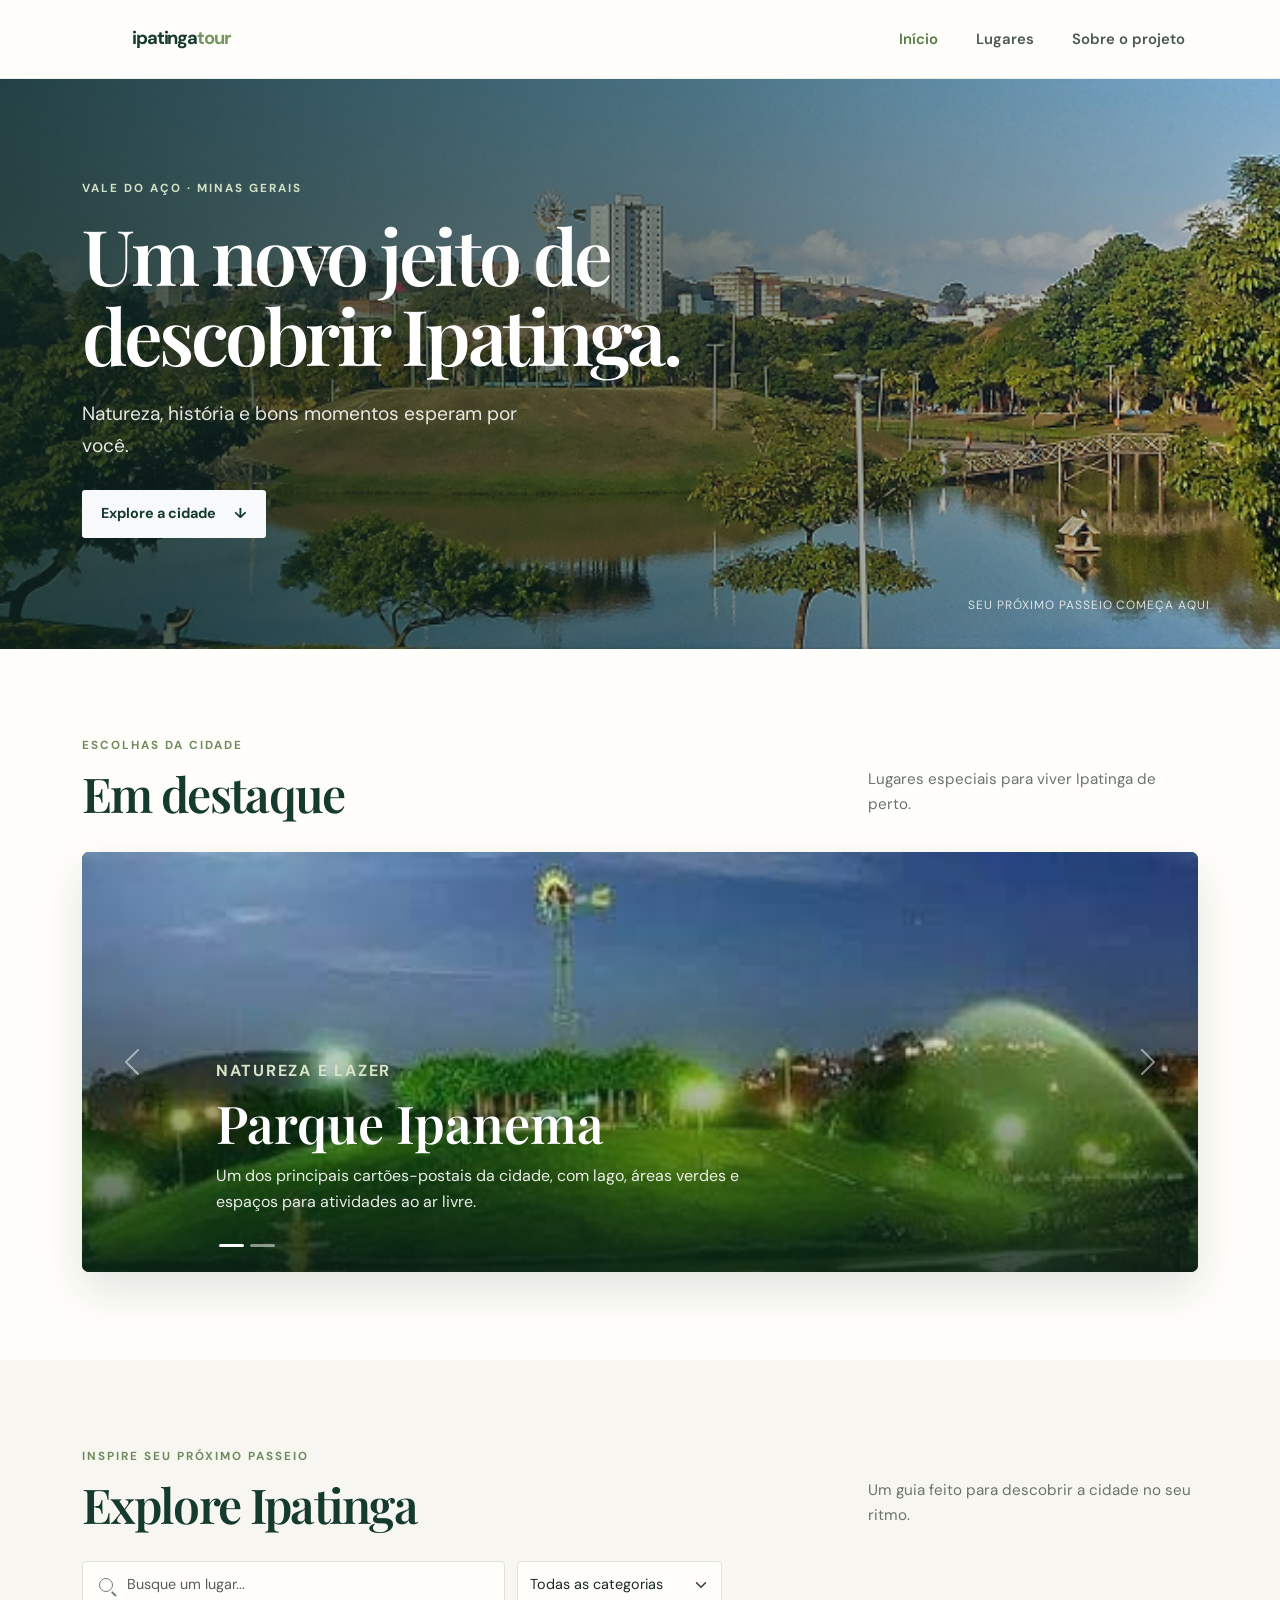
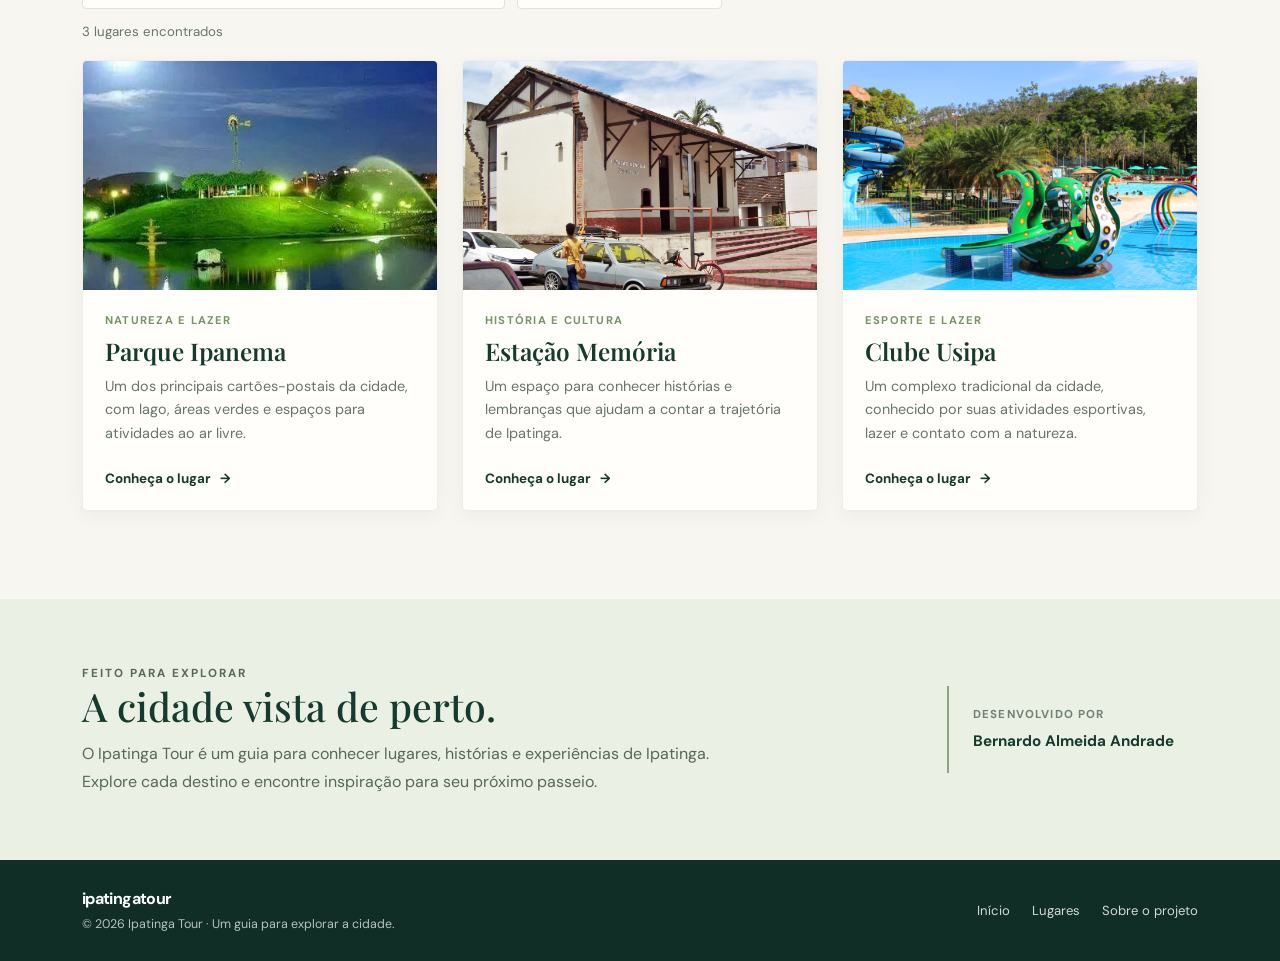
<file: index.html>
<!DOCTYPE html>
<html lang="pt-BR">

<head>
    <meta charset="UTF-8">
    <meta name="viewport" content="width=device-width, initial-scale=1">
    <meta name="theme-color" content="#153a2e">
    <meta name="description" content="Descubra parques, cultura e experiências em Ipatinga com o guia Ipatinga Tour.">
    <title>Ipatinga Tour | Descubra a cidade</title>
    <link rel="preconnect" href="https://fonts.googleapis.com">
    <link rel="preconnect" href="https://fonts.gstatic.com" crossorigin>
    <link href="https://fonts.googleapis.com/css2?family=DM+Sans:wght@400;500;600;700&family=Playfair+Display:wght@600;700&display=swap" rel="stylesheet">
    <link href="https://cdn.jsdelivr.net/npm/bootstrap@5.3.3/dist/css/bootstrap.min.css" rel="stylesheet">
    <link rel="stylesheet" href="css/style.css">
</head>

<body>
    <header class="site-header">
        <nav class="navbar navbar-expand-lg">
            <div class="container">
                <a class="navbar-brand brand" href="index.html" aria-label="Ipatinga Tour, página inicial">
                    <img src="images/logo.png" alt="" width="42" height="42">
                    <span>ipatinga<span class="brand-accent">tour</span></span>
                </a>
                <button class="navbar-toggler" type="button" data-bs-toggle="collapse" data-bs-target="#menuPrincipal" aria-controls="menuPrincipal" aria-expanded="false" aria-label="Abrir menu">
                    <span class="navbar-toggler-icon"></span>
                </button>
                <div class="collapse navbar-collapse" id="menuPrincipal">
                    <ul class="navbar-nav ms-auto align-items-lg-center">
                        <li class="nav-item"><a class="nav-link active" aria-current="page" href="index.html">Início</a></li>
                        <li class="nav-item"><a class="nav-link" href="#lugares">Lugares</a></li>
                        <li class="nav-item"><a class="nav-link" href="#sobre">Sobre o projeto</a></li>
                    </ul>
                </div>
            </div>
        </nav>
    </header>

    <main>
        <section class="intro-section">
            <div class="container intro-content">
                <p class="eyebrow">Vale do Aço · Minas Gerais</p>
                <h1>Um novo jeito de<br>descobrir Ipatinga.</h1>
                <p class="intro-copy">Natureza, história e bons momentos esperam por você.</p>
                <a class="btn btn-light intro-button" href="#lugares">Explore a cidade <span aria-hidden="true">↓</span></a>
            </div>
            <div class="intro-note" aria-hidden="true">Seu próximo passeio começa aqui</div>
        </section>

        <section class="featured-section section-space" aria-labelledby="featured-title">
            <div class="container">
                <div class="section-heading">
                    <div>
                        <p class="eyebrow eyebrow-dark">Escolhas da cidade</p>
                        <h2 id="featured-title">Em destaque</h2>
                    </div>
                    <p class="section-description">Lugares especiais para viver Ipatinga de perto.</p>
                </div>
                <div id="carousel-destaques" class="carousel slide featured-carousel" aria-label="Lugares em destaque"></div>
            </div>
        </section>

        <section class="places-section section-space" id="lugares" aria-labelledby="places-title">
            <div class="container">
                <div class="section-heading places-heading">
                    <div>
                        <p class="eyebrow eyebrow-dark">Inspire seu próximo passeio</p>
                        <h2 id="places-title">Explore Ipatinga</h2>
                    </div>
                    <p class="section-description">Um guia feito para descobrir a cidade no seu ritmo.</p>
                </div>
                <div class="places-tools">
                    <label class="search-field" for="busca-lugares">
                        <span class="search-icon" aria-hidden="true"></span>
                        <input id="busca-lugares" class="form-control" type="search" placeholder="Busque um lugar..." autocomplete="off">
                    </label>
                    <label class="visually-hidden" for="filtro-categoria">Filtrar por categoria</label>
                    <select class="form-select category-select" id="filtro-categoria">
                        <option value="">Todas as categorias</option>
                    </select>
                </div>
                <p class="results-count" id="contador-lugares" aria-live="polite"></p>
                <div class="row g-4" id="cards-container"></div>
            </div>
        </section>

        <section class="about-section" id="sobre" aria-labelledby="about-title">
            <div class="container" id="sobre-container"></div>
        </section>
    </main>

    <footer class="site-footer" id="rodape-container"></footer>

    <script src="https://cdn.jsdelivr.net/npm/bootstrap@5.3.3/dist/js/bootstrap.bundle.min.js"></script>
    <script src="assets/js/app.js"></script>
</body>

</html>
</file>
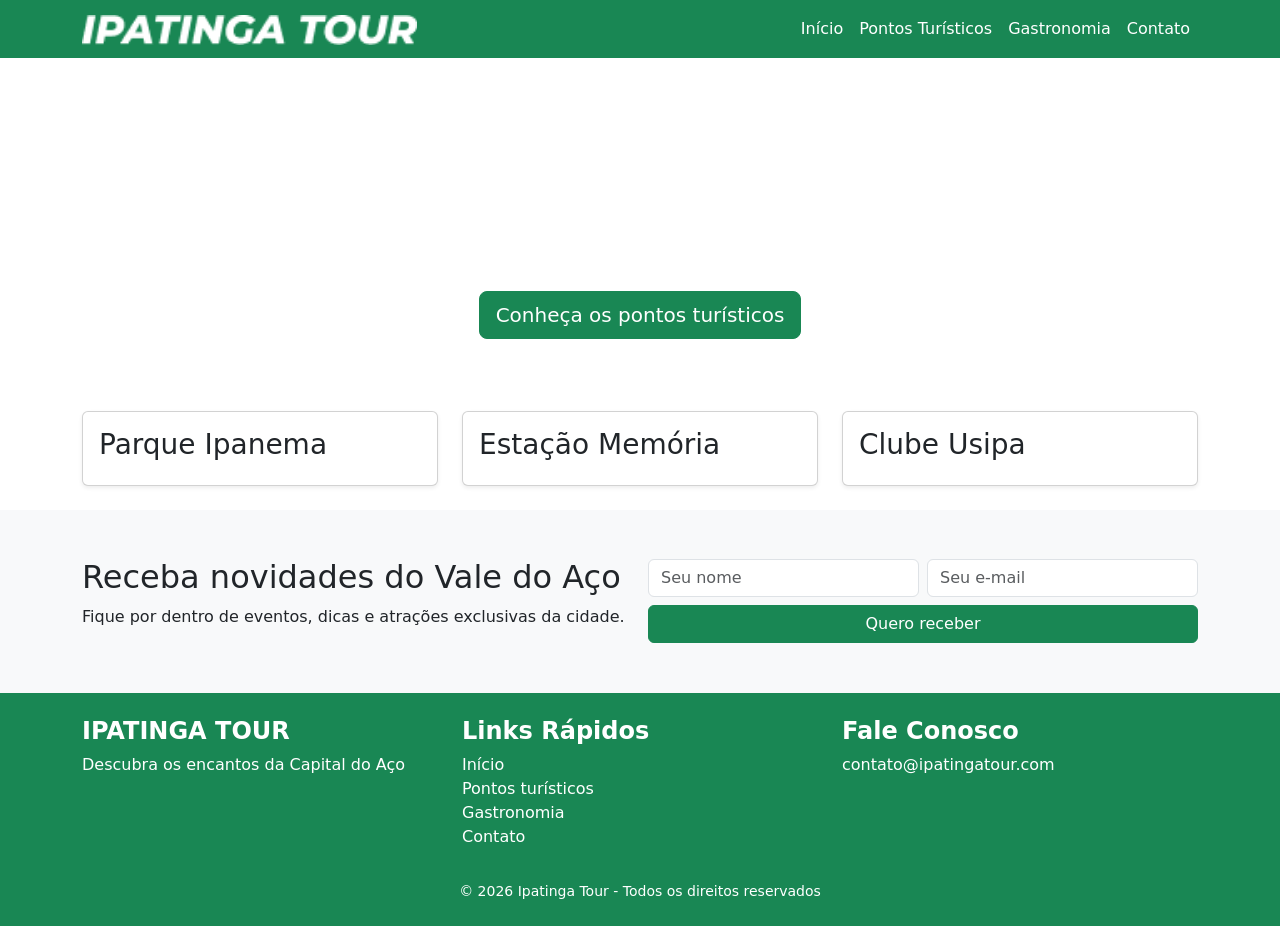
<file: homepage.html>
<!DOCTYPE html>
<html lang="pt-BR">

<head>
    <meta charset="UTF-8">
    <meta name="viewport" content="width=device-width, initial-scale=1.0">
    <link rel="stylesheet" href="css/style.css">
    <link rel="preconnect" href="https://fonts.googleapis.com">
    <link rel="preconnect" href="https://fonts.gstatic.com" crossorigin>
    <link href="https://fonts.googleapis.com/css2?family=Montserrat:ital,wght@0,100..900;1,100..900&display=swap"
        rel="stylesheet">
    <link href="https://cdn.jsdelivr.net/npm/bootstrap@5.3.3/dist/css/bootstrap.min.css" rel="stylesheet">
    <script src="https://cdn.jsdelivr.net/npm/bootstrap@5.3.3/dist/js/bootstrap.bundle.min.js"></script>

    <title>Ipatinga Tour</title>
</head>

<body>
    <div class="page-shell">
        <nav class="navbar navbar-expand-lg navbar-dark bg-success">
            <div class="container">
                <a class="navbar-brand" href="#">
                    <img src="images/logo.png" alt="Logo do site" height="30">
                </a>

                <button class="navbar-toggler" type="button" data-bs-toggle="collapse" data-bs-target="#menuPrincipal">
                    <span class="navbar-toggler-icon"></span>
                </button>

                <div class="collapse navbar-collapse" id="menuPrincipal">
                    <ul class="navbar-nav ms-auto">
                        <li class="nav-item"><a class="nav-link text-white" href="#">Início</a></li>
                        <li class="nav-item"><a class="nav-link text-white" href="#">Pontos Turísticos</a></li>
                        <li class="nav-item"><a class="nav-link text-white" href="#">Gastronomia</a></li>
                        <li class="nav-item"><a class="nav-link text-white" href="#">Contato</a></li>
                    </ul>
                </div>
            </div>
        </nav>

        <main class="page-main">
            <section class="hero text-white">
                <div class="container py-5">
                    <div class="row justify-content-center text-center">
                        <div class="col-lg-8">
                            <h1 class="display-5 fw-bold">Descubra o coração do Vale do Aço</h1>
                            <p class="lead">Explore os melhores pontos turísticos, gastronomia e cultura da cidade</p>
                            <a href="#" class="btn btn-success btn-lg mt-3">Conheça os pontos turísticos</a>
                        </div>
                    </div>
                </div>
            </section>

            <section class="container my-4">
                <div class="row g-4">
                    <div class="col-md-4">
                        <article class="card h-100 shadow-sm">
                            <div class="card-image image-1"></div>
                            <div class="card-body">
                                <h3 class="card-title">Parque Ipanema</h3>
                            </div>
                        </article>
                    </div>

                    <div class="col-md-4">
                        <article class="card h-100 shadow-sm">
                            <div class="card-image image-2"></div>
                            <div class="card-body">
                                <h3 class="card-title">Estação Memória</h3>
                            </div>
                        </article>
                    </div>

                    <div class="col-md-4">
                        <article class="card h-100 shadow-sm">
                            <div class="card-image image-3"></div>
                            <div class="card-body">
                                <h3 class="card-title">Clube Usipa</h3>
                            </div>
                        </article>
                    </div>
                </div>
            </section>

            <section class="bg-light py-5">
                <div class="container">
                    <div class="row align-items-center g-3">
                        <div class="col-lg-6">
                            <h2>Receba novidades do Vale do Aço</h2>
                            <p>Fique por dentro de eventos, dicas e atrações exclusivas da cidade.</p>
                        </div>

                        <div class="col-lg-6">
                            <form class="row g-2">
                                <div class="col-md-6">
                                    <input class="form-control" type="text" placeholder="Seu nome"
                                        aria-label="Seu nome">
                                </div>
                                <div class="col-md-6">
                                    <input class="form-control" type="email" placeholder="Seu e-mail"
                                        aria-label="Seu e-mail">
                                </div>
                                <div class="col-12">
                                    <button type="submit" class="btn btn-success w-100">Quero receber</button>
                                </div>
                            </form>
                        </div>
                    </div>
                </div>
            </section>
        </main>

        <footer class="bg-success text-white py-4">
            <div class="container">
                <div class="row g-4">
                    <div class="col-md-4">
                        <h4 class="fw-bold">IPATINGA TOUR</h4>
                        <p>Descubra os encantos da Capital do Aço</p>
                    </div>

                    <div class="col-md-4">
                        <h4 class="fw-bold">Links Rápidos</h4>
                        <ul class="list-unstyled">
                            <li><a href="#" class="text-white text-decoration-none">Início</a></li>
                            <li><a href="#" class="text-white text-decoration-none">Pontos turísticos</a></li>
                            <li><a href="#" class="text-white text-decoration-none">Gastronomia</a></li>
                            <li><a href="#" class="text-white text-decoration-none">Contato</a></li>
                        </ul>
                    </div>

                    <div class="col-md-4">
                        <h4 class="fw-bold">Fale Conosco</h4>
                        <p>contato@ipatingatour.com</p>
                    </div>
                </div>

                <div class="text-center mt-3 small">
                    © 2026 Ipatinga Tour - Todos os direitos reservados
                </div>
            </div>
        </footer>
    </div>
</body>

</html>
</file>
<file: css/style.css>
:root {
    --forest: #153a2e;
    --forest-deep: #102e25;
    --leaf: #8cae75;
    --cream: #f7f6f1;
    --paper: #fffefa;
    --ink: #1c2923;
    --muted: #68756c;
    --line: #e6e8df;
    --serif: "Playfair Display", Georgia, serif;
    --sans: "DM Sans", Arial, sans-serif;
}

* {
    box-sizing: border-box;
}

html {
    scroll-behavior: smooth;
    scroll-padding-top: 88px;
}

body {
    margin: 0;
    color: var(--ink);
    background: var(--paper);
    font-family: var(--sans);
    -webkit-font-smoothing: antialiased;
}

img {
    max-width: 100%;
}

a {
    color: inherit;
}

.site-header {
    position: relative;
    z-index: 5;
    background: var(--paper);
    border-bottom: 1px solid rgba(21, 58, 46, 0.08);
}

.site-header .navbar {
    min-height: 78px;
    padding: 10px 0;
}

.brand {
    display: inline-flex;
    align-items: center;
    gap: 10px;
    margin: 0;
    color: var(--forest);
    font-size: 1.15rem;
    font-weight: 700;
    letter-spacing: -0.06em;
}

.brand:hover {
    color: var(--forest);
}

.brand img {
    width: 40px;
    height: 40px;
    object-fit: contain;
}

.brand-accent {
    color: #769660;
}

.site-header .navbar-nav {
    gap: 12px;
}

.site-header .nav-link {
    padding: 10px 13px !important;
    color: #4a594f;
    font-size: 0.93rem;
    font-weight: 600;
    transition: color 160ms ease;
}

.site-header .nav-link:hover,
.site-header .nav-link.active {
    color: #557d44;
}

.navbar-toggler {
    border-color: var(--line);
}

.navbar-toggler:focus {
    box-shadow: 0 0 0 3px rgba(118, 150, 96, 0.2);
}

.intro-section {
    position: relative;
    display: flex;
    min-height: 570px;
    align-items: center;
    overflow: hidden;
    color: #fff;
    background-color: var(--forest);
    background-image: linear-gradient(90deg, rgba(13, 35, 28, 0.8) 0%, rgba(13, 35, 28, 0.49) 55%, rgba(13, 35, 28, 0.12) 100%), url("../images/lake.png");
    background-position: center 54%;
    background-size: cover;
}

.intro-content {
    position: relative;
    z-index: 1;
    padding-top: 56px;
    padding-bottom: 66px;
}

.eyebrow {
    margin: 0 0 16px;
    color: #d3e2c6;
    font-size: 0.73rem;
    font-weight: 700;
    letter-spacing: 0.17em;
    text-transform: uppercase;
}

.intro-section h1 {
    max-width: 750px;
    margin: 0;
    font-family: var(--serif);
    font-size: clamp(3rem, 6vw, 5.55rem);
    font-weight: 600;
    letter-spacing: -0.045em;
    line-height: 1.05;
}

.intro-copy {
    max-width: 440px;
    margin: 23px 0 29px;
    color: rgba(255, 255, 255, 0.88);
    font-size: clamp(1rem, 1.7vw, 1.2rem);
    line-height: 1.65;
}

.intro-button {
    display: inline-flex;
    align-items: center;
    gap: 18px;
    padding: 13px 19px;
    border: 0;
    border-radius: 3px;
    color: var(--forest);
    font-size: 0.9rem;
    font-weight: 700;
}

.intro-button:hover {
    color: var(--forest-deep);
    background: #e8efdf;
}

.intro-note {
    position: absolute;
    right: max(24px, calc((100% - 1140px) / 2));
    bottom: 35px;
    color: rgba(255, 255, 255, 0.78);
    font-size: 0.75rem;
    letter-spacing: 0.08em;
    text-transform: uppercase;
}

.section-space {
    padding: 88px 0;
}

.featured-section {
    background: var(--paper);
}

.section-heading {
    display: flex;
    align-items: end;
    justify-content: space-between;
    gap: 30px;
    margin-bottom: 30px;
}

.eyebrow-dark {
    margin-bottom: 10px;
    color: #718b60;
}

.section-heading h2 {
    margin: 0;
    color: var(--forest);
    font-family: var(--serif);
    font-size: clamp(2rem, 4vw, 3rem);
    font-weight: 600;
    letter-spacing: -0.035em;
}

.section-description {
    max-width: 330px;
    margin: 0 0 5px;
    color: var(--muted);
    font-size: 0.95rem;
    line-height: 1.65;
}

.featured-carousel {
    overflow: hidden;
    border-radius: 7px;
    background: var(--forest);
    box-shadow: 0 18px 45px rgba(27, 47, 36, 0.12);
}

.featured-slide {
    position: relative;
    display: block;
    min-height: 420px;
    overflow: hidden;
    color: #fff;
}

.featured-slide::after {
    position: absolute;
    inset: 0;
    background: linear-gradient(0deg, rgba(12, 31, 24, 0.82), rgba(12, 31, 24, 0.03) 68%);
    content: "";
}

.featured-slide img {
    position: absolute;
    inset: 0;
    width: 100%;
    height: 100%;
    object-fit: cover;
    transition: transform 650ms ease;
}

.featured-slide:hover img {
    transform: scale(1.035);
}

.featured-caption {
    position: absolute;
    z-index: 1;
    right: 12%;
    bottom: 58px;
    left: 12%;
    max-width: 690px;
}

.featured-caption .place-category {
    color: #d6e5c7;
}

.featured-caption h3 {
    margin: 8px 0 9px;
    font-family: var(--serif);
    font-size: clamp(2rem, 4.5vw, 3.25rem);
    font-weight: 600;
}

.featured-caption p {
    max-width: 570px;
    margin: 0;
    color: rgba(255, 255, 255, 0.9);
    font-size: 1rem;
    line-height: 1.6;
}

.featured-carousel .carousel-indicators {
    z-index: 2;
    justify-content: flex-start;
    margin: 0 12% 25px;
}

.featured-carousel .carousel-indicators [data-bs-target] {
    width: 25px;
    height: 3px;
    border: 0;
    border-radius: 5px;
}

.featured-carousel .carousel-control-prev,
.featured-carousel .carousel-control-next {
    z-index: 2;
    width: 9%;
}

.places-section {
    background: var(--cream);
}

.places-heading {
    margin-bottom: 28px;
}

.places-tools {
    display: flex;
    gap: 12px;
    max-width: 640px;
    margin-bottom: 13px;
}

.search-field {
    position: relative;
    flex: 1;
}

.search-icon {
    position: absolute;
    z-index: 1;
    top: 17px;
    left: 17px;
    width: 14px;
    height: 14px;
    border: 1.7px solid #718076;
    border-radius: 50%;
}

.search-icon::after {
    position: absolute;
    right: -5px;
    bottom: -3px;
    width: 6px;
    height: 1.7px;
    transform: rotate(45deg);
    background: #718076;
    content: "";
}

.search-field .form-control,
.category-select {
    min-height: 48px;
    border: 1px solid #dfe3d8;
    border-radius: 4px;
    background-color: var(--paper);
    color: var(--ink);
    font-size: 0.9rem;
}

.search-field .form-control {
    padding-left: 44px;
}

.search-field .form-control:focus,
.category-select:focus {
    border-color: #8da77d;
    box-shadow: 0 0 0 3px rgba(118, 150, 96, 0.13);
}

.category-select {
    width: 205px;
}

.results-count {
    min-height: 20px;
    margin: 0 0 18px;
    color: var(--muted);
    font-size: 0.83rem;
}

.place-card {
    height: 100%;
    overflow: hidden;
    border: 1px solid rgba(32, 54, 41, 0.08);
    border-radius: 5px;
    background: var(--paper);
    box-shadow: 0 6px 20px rgba(29, 49, 37, 0.045);
    transition: transform 180ms ease, box-shadow 180ms ease;
}

.place-card:hover {
    transform: translateY(-4px);
    box-shadow: 0 15px 32px rgba(29, 49, 37, 0.11);
}

.place-card-image {
    position: relative;
    display: block;
    overflow: hidden;
    aspect-ratio: 1.55;
    background: #dce5d8;
}

.place-card-image img {
    width: 100%;
    height: 100%;
    object-fit: cover;
    transition: transform 350ms ease;
}

.place-card:hover .place-card-image img {
    transform: scale(1.04);
}

.place-card-content {
    display: flex;
    min-height: 220px;
    flex-direction: column;
    align-items: flex-start;
    padding: 22px 22px 20px;
}

.place-category {
    margin: 0;
    color: #789364;
    font-size: 0.7rem;
    font-weight: 700;
    letter-spacing: 0.11em;
    text-transform: uppercase;
}

.place-card h3 {
    margin: 9px 0 8px;
    color: var(--forest);
    font-family: var(--serif);
    font-size: 1.52rem;
    font-weight: 600;
}

.place-card h3 a {
    text-decoration: none;
}

.place-card h3 a:hover {
    color: #668452;
}

.place-card-description {
    margin: 0 0 18px;
    color: var(--muted);
    font-size: 0.9rem;
    line-height: 1.65;
}

.place-card-link {
    display: inline-flex;
    align-items: center;
    gap: 9px;
    margin-top: auto;
    color: var(--forest);
    font-size: 0.84rem;
    font-weight: 700;
    text-decoration: none;
}

.place-card-link:hover {
    color: #668452;
}

.empty-results {
    padding: 38px 20px;
    border: 1px dashed #cbd4c4;
    border-radius: 5px;
    color: var(--muted);
    text-align: center;
}

.about-section {
    padding: 64px 0;
    background: #eaf0e4;
}

.about-content {
    display: flex;
    align-items: center;
    justify-content: space-between;
    gap: 40px;
}

.about-content h2 {
    margin: 0 0 10px;
    color: var(--forest);
    font-family: var(--serif);
    font-size: clamp(1.8rem, 3.2vw, 2.45rem);
}

.about-content p {
    max-width: 650px;
    margin: 0;
    color: #58675c;
    line-height: 1.75;
}

.author-card {
    min-width: 240px;
    padding: 20px 24px;
    border-left: 2px solid #8da77d;
}

.author-card span {
    display: block;
    margin-bottom: 6px;
    color: #718076;
    font-size: 0.72rem;
    font-weight: 700;
    letter-spacing: 0.1em;
    text-transform: uppercase;
}

.author-card strong {
    color: var(--forest);
    font-size: 0.95rem;
}

.site-footer {
    padding: 27px 0;
    color: rgba(255, 255, 255, 0.82);
    background: var(--forest-deep);
}

.footer-content {
    display: flex;
    align-items: center;
    justify-content: space-between;
    gap: 20px;
}

.footer-brand {
    margin: 0 0 4px;
    color: #fff;
    font-size: 1rem;
    font-weight: 700;
    letter-spacing: -0.04em;
}

.footer-copy {
    margin: 0;
    color: rgba(255, 255, 255, 0.7);
    font-size: 0.78rem;
}

.footer-links {
    display: flex;
    flex-wrap: wrap;
    gap: 22px;
    margin: 0;
    padding: 0;
    list-style: none;
}

.footer-links a {
    color: rgba(255, 255, 255, 0.82);
    font-size: 0.82rem;
    text-decoration: none;
}

.footer-links a:hover {
    color: #fff;
}

.details-main {
    min-height: calc(100vh - 146px);
    padding: 48px 0 90px;
    background: var(--cream);
}

.back-link {
    display: inline-flex;
    align-items: center;
    gap: 9px;
    margin: 0 0 27px;
    color: #536b4b;
    font-size: 0.86rem;
    font-weight: 700;
    text-decoration: none;
}

.back-link:hover {
    color: var(--forest);
}

.detail-overview {
    overflow: hidden;
    border: 1px solid rgba(32, 54, 41, 0.08);
    border-radius: 6px;
    background: var(--paper);
    box-shadow: 0 12px 36px rgba(29, 49, 37, 0.06);
}

.detail-cover {
    width: 100%;
    height: 100%;
    min-height: 420px;
    object-fit: cover;
}

.detail-copy {
    padding: clamp(28px, 5vw, 55px);
}

.detail-copy h1 {
    margin: 9px 0 15px;
    color: var(--forest);
    font-family: var(--serif);
    font-size: clamp(2.35rem, 4vw, 3.4rem);
    font-weight: 600;
    letter-spacing: -0.04em;
    line-height: 1.1;
}

.detail-summary {
    margin: 0 0 20px;
    color: #526056;
    font-size: 1.03rem;
    line-height: 1.7;
}

.detail-description {
    margin: 0;
    color: var(--muted);
    font-size: 0.94rem;
    line-height: 1.8;
}

.detail-facts {
    display: grid;
    grid-template-columns: repeat(4, minmax(0, 1fr));
    gap: 1px;
    margin-top: 24px;
    border: 1px solid var(--line);
    background: var(--line);
}

.detail-fact {
    min-height: 95px;
    padding: 16px;
    background: var(--paper);
}

.detail-fact span {
    display: block;
    margin-bottom: 7px;
    color: #7a857c;
    font-size: 0.67rem;
    font-weight: 700;
    letter-spacing: 0.1em;
    text-transform: uppercase;
}

.detail-fact strong {
    color: var(--forest);
    font-size: 0.84rem;
    line-height: 1.45;
}

.gallery-section {
    padding-top: 63px;
}

.gallery-heading {
    margin-bottom: 25px;
}

.gallery-heading h2 {
    margin: 0;
    color: var(--forest);
    font-family: var(--serif);
    font-size: clamp(1.9rem, 3vw, 2.55rem);
    font-weight: 600;
}

.gallery-card {
    height: 100%;
    overflow: hidden;
    border: 1px solid rgba(32, 54, 41, 0.08);
    border-radius: 5px;
    background: var(--paper);
}

.gallery-card img {
    width: 100%;
    aspect-ratio: 1.45;
    object-fit: cover;
}

.gallery-card h3 {
    margin: 0;
    padding: 17px 18px;
    color: var(--forest);
    font-family: var(--serif);
    font-size: 1.15rem;
    font-weight: 600;
}

.not-found {
    max-width: 660px;
    margin: 65px auto 0;
    padding: 50px 28px;
    border: 1px solid var(--line);
    border-radius: 6px;
    background: var(--paper);
    text-align: center;
}

.not-found h1 {
    margin: 0 0 12px;
    color: var(--forest);
    font-family: var(--serif);
    font-size: 2.2rem;
}

.not-found p {
    margin: 0 0 23px;
    color: var(--muted);
}

.not-found .btn {
    padding: 11px 18px;
    border-color: var(--forest);
    border-radius: 3px;
    color: #fff;
    background: var(--forest);
    font-weight: 600;
}

.not-found .btn:hover {
    background: var(--forest-deep);
}

a:focus-visible,
button:focus-visible,
input:focus-visible,
select:focus-visible {
    outline: 3px solid #97b782;
    outline-offset: 3px;
}

@media (max-width: 991.98px) {
    .site-header .navbar-nav {
        gap: 0;
        align-items: stretch !important;
        padding: 8px 0 12px;
    }

    .site-header .nav-link {
        padding: 10px 0 !important;
    }

    .intro-section {
        min-height: 510px;
        background-position: 58% center;
    }

    .section-space {
        padding: 70px 0;
    }

    .detail-cover {
        min-height: 350px;
        max-height: 470px;
    }
}

@media (max-width: 767.98px) {
    .site-header .navbar {
        min-height: 68px;
    }

    .intro-section {
        min-height: 500px;
        background-image: linear-gradient(90deg, rgba(13, 35, 28, 0.78), rgba(13, 35, 28, 0.35)), url("../images/lake.png");
        background-position: 60% center;
    }

    .intro-content {
        padding-top: 48px;
        padding-bottom: 72px;
    }

    .intro-section h1 {
        font-size: clamp(2.75rem, 11vw, 4.2rem);
    }

    .intro-note {
        right: 24px;
        bottom: 22px;
        font-size: 0.65rem;
    }

    .section-space {
        padding: 58px 0;
    }

    .section-heading {
        align-items: flex-start;
        flex-direction: column;
        gap: 10px;
        margin-bottom: 22px;
    }

    .section-description {
        max-width: 440px;
    }

    .featured-slide {
        min-height: 355px;
    }

    .featured-caption {
        right: 9%;
        bottom: 48px;
        left: 9%;
    }

    .featured-caption p {
        max-width: 450px;
        font-size: 0.88rem;
    }

    .featured-carousel .carousel-indicators {
        margin: 0 9% 20px;
    }

    .places-tools {
        flex-direction: column;
    }

    .category-select {
        width: 100%;
    }

    .about-content {
        align-items: flex-start;
        flex-direction: column;
        gap: 24px;
    }

    .author-card {
        min-width: 0;
        padding: 4px 0 4px 17px;
    }

    .footer-content {
        align-items: flex-start;
        flex-direction: column;
        gap: 18px;
    }

    .footer-links {
        gap: 12px 20px;
    }

    .details-main {
        padding: 30px 0 62px;
    }

    .detail-cover {
        min-height: 270px;
        max-height: 360px;
    }

    .detail-facts {
        grid-template-columns: repeat(2, minmax(0, 1fr));
    }

    .gallery-section {
        padding-top: 46px;
    }
}

@media (max-width: 420px) {
    .intro-section {
        min-height: 455px;
    }

    .featured-slide {
        min-height: 325px;
    }

    .featured-caption {
        right: 8%;
        left: 8%;
    }

    .detail-fact {
        padding: 13px 11px;
    }

    .detail-fact strong {
        font-size: 0.78rem;
    }
}

@media (prefers-reduced-motion: reduce) {
    *,
    *::before,
    *::after {
        scroll-behavior: auto !important;
        transition-duration: 0.01ms !important;
        animation-duration: 0.01ms !important;
        animation-iteration-count: 1 !important;
    }
}
</file>
